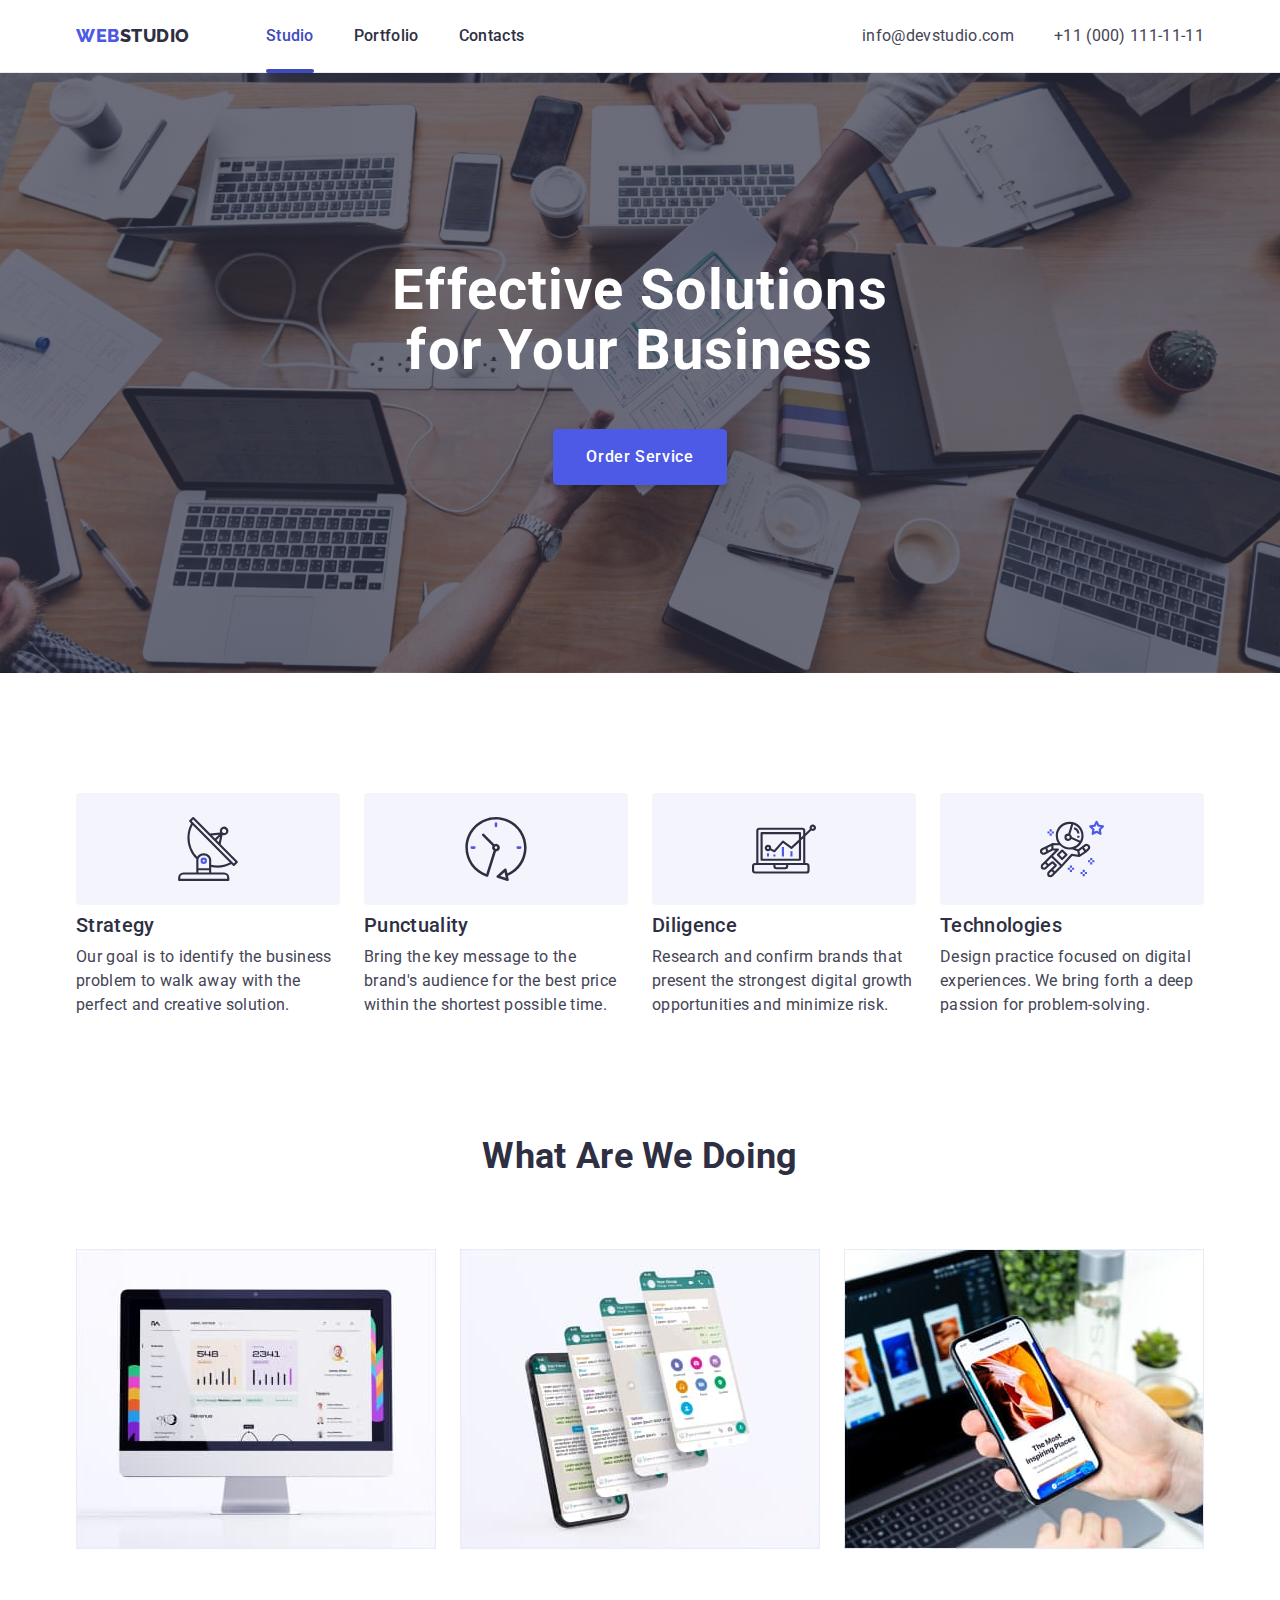
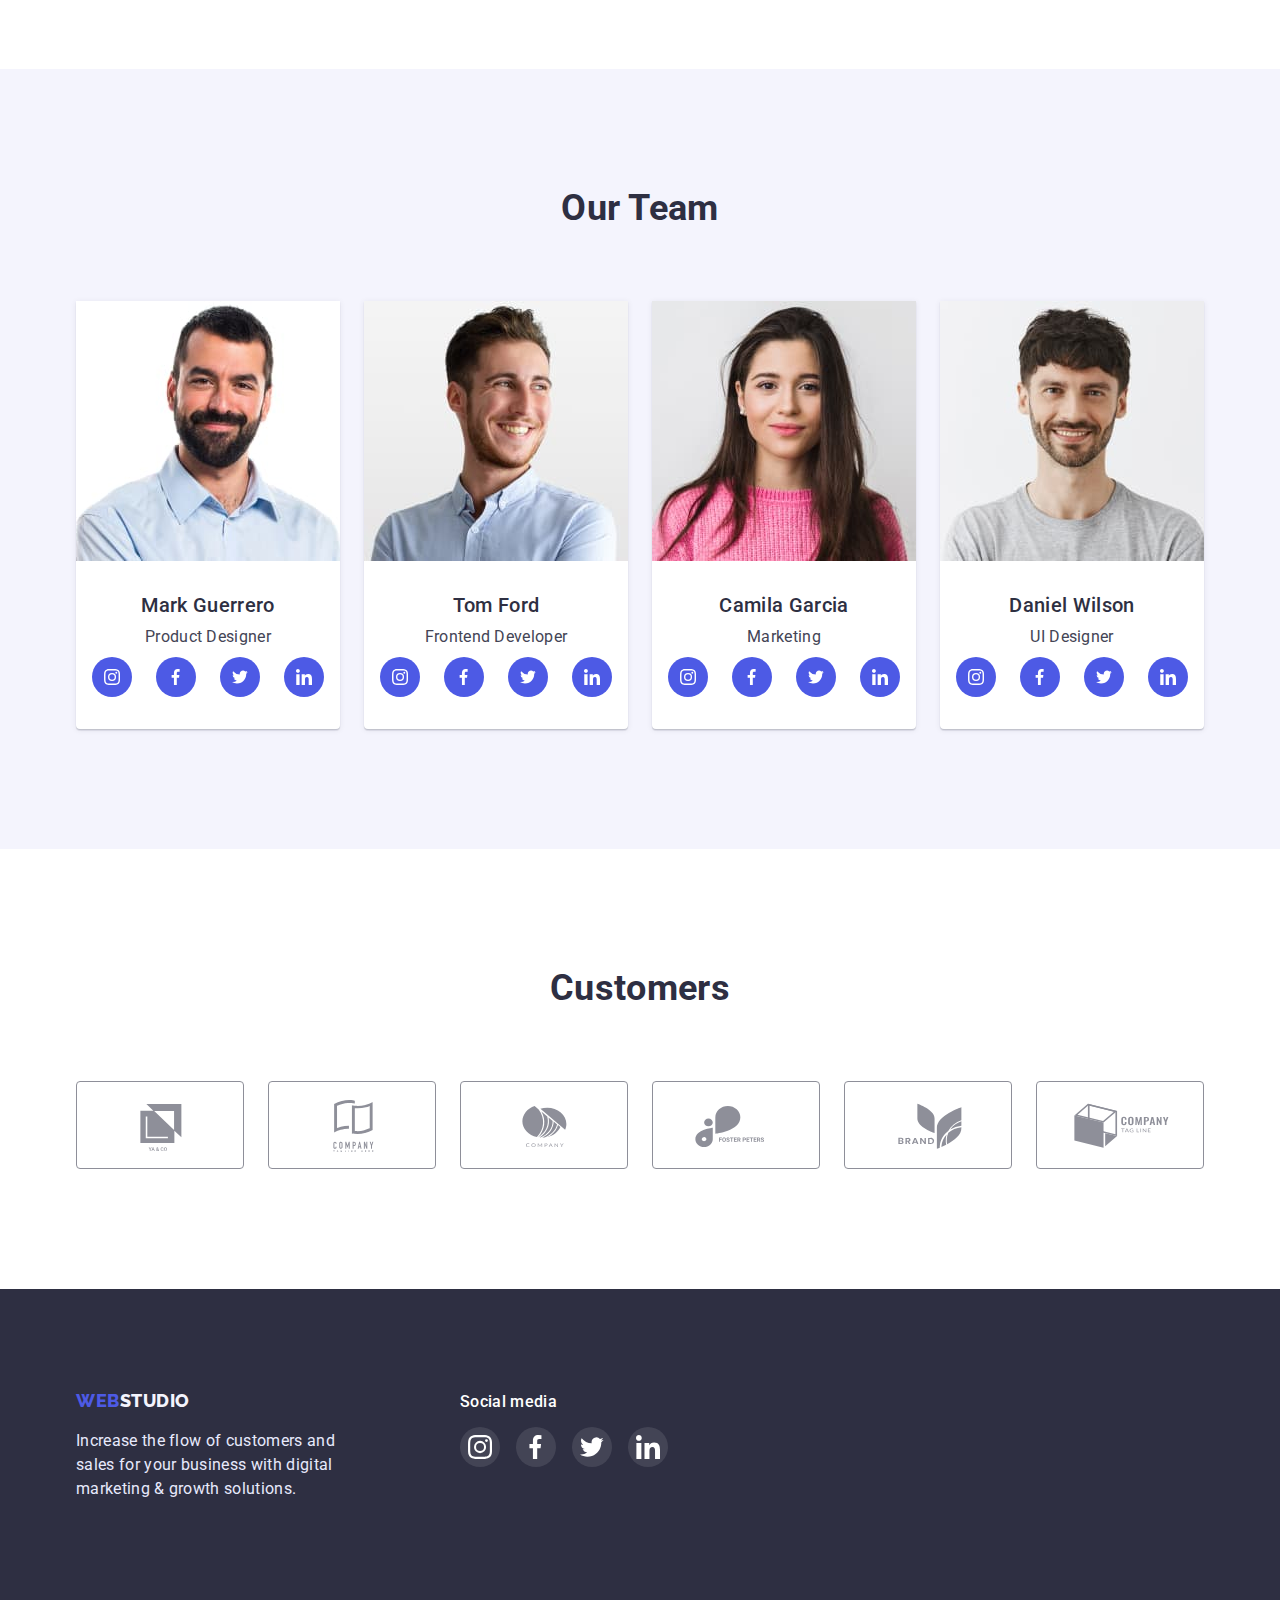
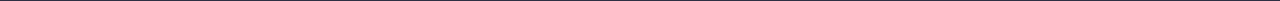
<file: index.html>
<!DOCTYPE html>
<html lang="en">
  <head>
    <meta charset="UTF-8" />
    <meta http-equiv="X-UA-Compatible" content="IE=edge" />
    <meta name="viewport" content="width=device-width, initial-scale=1.0" />
    <title>Document</title>
    <link rel="preconnect" href="https://fonts.googleapis.com" />
    <link rel="preconnect" href="https://fonts.gstatic.com" crossorigin />
    <link
      href="https://fonts.googleapis.com/css2?family=Raleway:wght@800&family=Roboto:wght@400;500;700;900&display=swap"
      rel="stylesheet"
    />
    <link
      rel="stylesheet"
      href="https://cdn.jsdelivr.net/npm/modern-normalize@1.1.0/modern-normalize.min.css"
    />
    <link rel="stylesheet" href="./css/styles.css" />
  </head>
  <body>
    <header class="header">
      <div class="container header-container">
        <nav class="header-navigation">
          <a class="logo link" href="./index.html"
            >Web<span class="header-logo">Studio</span></a
          >
          <ul class="header-list list">
            <li class="header-item">
              <a href="./index.html" class="header-link link current">Studio</a>
            </li>
            <li class="header-item">
              <a href="./portfolio.html" class="header-link link">Portfolio</a>
            </li>
            <li class="header-item">
              <a href="#" class="header-link link">Contacts</a>
            </li>
          </ul>
        </nav>

        <address class="header-adress">
          <ul class="header-adress-list list">
            <li class="header-adress-item">
              <a href="mailto:info@devstudio.com" class="header-contacts link"
                >info@devstudio.com</a
              >
            </li>
            <li class="header-adress-item">
              <a href="tel:+110001111111" class="header-contacts link"
                >+11 (000) 111-11-11</a
              >
            </li>
          </ul>
        </address>
      </div>
    </header>
    <main>
      <section class="hero">
        <div class="container hero-container">
          <h1 class="hero-title">
            Effective Solutions <br />
            for Your Business
          </h1>
          <button type="button" data-modal-open class="hero-btn btn">
            Order Service
          </button>
        </div>
      </section>

      <section class="feauters">
        <div class="container">
          <h2 class="visually-hidden">Our Feauters</h2>
          <ul class="feauters-list list">
            <li class="feauters-item">
              <div class="feauters-image">
                <svg class="feauters-icon">
                  <use href="./images/sprite.svg#icon-antenna-1-1"></use>
                </svg>
              </div>
              <h3 class="feauters-subtitle subtitle">Strategy</h3>
              <p class="feauters-desc desc">
                Our goal is to identify the business problem to walk away with
                the perfect and creative solution.
              </p>
            </li>
            <li>
              <div class="feauters-image">
                <svg class="feauters-icon">
                  <use href="./images/sprite.svg#icon-clock-1-1"></use>
                </svg>
              </div>
              <h3 class="feauters-subtitle subtitle">Punctuality</h3>
              <p class="feauters-desc desc">
                Bring the key message to the brand's audience for the best price
                within the shortest possible time.
              </p>
            </li>
            <li>
              <div class="feauters-image">
                <svg class="feauters-icon">
                  <use href="./images/sprite.svg#icon-diagram-1-1"></use>
                </svg>
              </div>
              <h3 class="feauters-subtitle subtitle">Diligence</h3>
              <p class="feauters-desc desc">
                Research and confirm brands that present the strongest digital
                growth opportunities and minimize risk.
              </p>
            </li>
            <li>
              <div class="feauters-image">
                <svg class="feauters-icon">
                  <use href="./images/sprite.svg#icon-astronaut-1-1"></use>
                </svg>
              </div>
              <h3 class="feauters-subtitle subtitle">Technologies</h3>
              <p class="feauters-desc desc">
                Design practice focused on digital experiences. We bring forth a
                deep passion for problem-solving.
              </p>
            </li>
          </ul>
        </div>
      </section>

      <section class="benefits">
        <div class="container">
          <h2 class="benefits-title title">What are we doing</h2>
          <ul class="benefits-list list">
            <li class="benefits-item">
              <img
                src="./images/monitor.jpg"
                alt=" Monitor image"
                width="360"
              />
            </li>
            <li class="benefits-item">
              <img
                src="./images/smartphone.jpg"
                alt=" Smartphone image"
                width="360"
              />
            </li>
            <li class="benefits-item">
              <img
                src="./images/laptop-and-telephone.jpg"
                alt="Laptop and smartphone"
                width="360"
              />
            </li>
          </ul>
        </div>
      </section>

      <section class="team">
        <div class="container">
          <h2 class="team-title title">Our Team</h2>
          <ul class="team-list list">
            <li class="team-item">
              <img src="./images/photo1.jpg" alt="Photo" width="264" />
              <h3 class="team-subtitle subtitle">Mark Guerrero</h3>
              <p class="team-desc desc">Product Designer</p>
              <ul class="team-soc-list list">
                <li class="team-soc-item">
                  <a href="" class="team-soc-link link">
                    <svg class="team-soc-icon" width="16" height="16">
                      <use href="./images/sprite.svg#icon-instagram"></use>
                    </svg>
                  </a>
                </li>
                <li class="team-soc-item">
                  <a href="" class="team-soc-link link">
                    <svg class="team-soc-icon" width="16" height="16">
                      <use href="./images/sprite.svg#icon-facebook"></use>
                    </svg>
                  </a>
                </li>
                <li class="team-soc-item">
                  <a href="" class="team-soc-link link">
                    <svg class="team-soc-icon" width="16" height="16">
                      <use href="./images/sprite.svg#icon-twitter"></use>
                    </svg>
                  </a>
                </li>
                <li class="team-soc-item">
                  <a href="" class="team-soc-link link">
                    <svg class="team-soc-icon" width="16" height="16">
                      <use href="./images/sprite.svg#icon-linkedin"></use>
                    </svg>
                  </a>
                </li>
              </ul>
            </li>
            <li class="team-item">
              <img src="./images/photo2.jpg" alt="Photo" width="264" />
              <h3 class="team-subtitle subtitle">Tom Ford</h3>
              <p class="team-desc desc">Frontend Developer</p>
              <ul class="team-soc-list list">
                <li class="team-soc-item">
                  <a href="" class="team-soc-link link">
                    <svg class="team-soc-icon" width="16" height="16">
                      <use href="./images/sprite.svg#icon-instagram"></use>
                    </svg>
                  </a>
                </li>
                <li class="team-soc-item">
                  <a href="" class="team-soc-link link">
                    <svg class="team-soc-icon" width="16" height="16">
                      <use href="./images/sprite.svg#icon-facebook"></use>
                    </svg>
                  </a>
                </li>
                <li class="team-soc-item">
                  <a href="" class="team-soc-link link">
                    <svg class="team-soc-icon" width="16" height="16">
                      <use href="./images/sprite.svg#icon-twitter"></use>
                    </svg>
                  </a>
                </li>
                <li class="team-soc-item">
                  <a href="" class="team-soc-link link">
                    <svg class="team-soc-icon" width="16" height="16">
                      <use href="./images/sprite.svg#icon-linkedin"></use>
                    </svg>
                  </a>
                </li>
              </ul>
            </li>
            <li class="team-item">
              <img src="./images/photo3.jpg" alt="Photo" width="264" />
              <h3 class="team-subtitle subtitle">Camila Garcia</h3>
              <p class="team-desc desc">Marketing</p>
              <ul class="team-soc-list list">
                <li class="team-soc-item">
                  <a href="" class="team-soc-link link">
                    <svg class="team-soc-icon" width="16" height="16">
                      <use href="./images/sprite.svg#icon-instagram"></use>
                    </svg>
                  </a>
                </li>
                <li class="team-soc-item">
                  <a href="" class="team-soc-link link">
                    <svg class="team-soc-icon" width="16" height="16">
                      <use href="./images/sprite.svg#icon-facebook"></use>
                    </svg>
                  </a>
                </li>
                <li class="team-soc-item">
                  <a href="" class="team-soc-link link">
                    <svg class="team-soc-icon" width="16" height="16">
                      <use href="./images/sprite.svg#icon-twitter"></use>
                    </svg>
                  </a>
                </li>
                <li class="team-soc-item">
                  <a href="" class="team-soc-link link">
                    <svg class="team-soc-icon" width="16" height="16">
                      <use href="./images/sprite.svg#icon-linkedin"></use>
                    </svg>
                  </a>
                </li>
              </ul>
            </li>
            <li class="team-item">
              <img src="./images/photo4.jpg" alt="Photo" width="264" />
              <h3 class="team-subtitle subtitle">Daniel Wilson</h3>
              <p class="team-desc desc">UI Designer</p>
              <ul class="team-soc-list list">
                <li class="team-soc-item">
                  <a href="" class="team-soc-link link">
                    <svg class="team-soc-icon" width="16" height="16">
                      <use href="./images/sprite.svg#icon-instagram"></use>
                    </svg>
                  </a>
                </li>
                <li class="team-soc-item">
                  <a href="" class="team-soc-link link">
                    <svg class="team-soc-icon" width="16" height="16">
                      <use href="./images/sprite.svg#icon-facebook"></use>
                    </svg>
                  </a>
                </li>
                <li class="team-soc-item">
                  <a href="" class="team-soc-link link">
                    <svg class="team-soc-icon" width="16" height="16">
                      <use href="./images/sprite.svg#icon-twitter"></use>
                    </svg>
                  </a>
                </li>
                <li class="team-soc-item">
                  <a href="" class="team-soc-link link">
                    <svg class="team-soc-icon" width="16" height="16">
                      <use href="./images/sprite.svg#icon-linkedin"></use>
                    </svg>
                  </a>
                </li>
              </ul>
            </li>
          </ul>
        </div>
      </section>
      <section class="customers">
        <div class="container">
          <h2 class="customers-title title">Customers</h2>
          <ul class="customers-list list">
            <li class="customers-item">
              <a href="" class="customers-link link">
                <svg class="customers-icon" width="104" height="56">
                  <use href="./images/sprite.svg#icon-logo-1"></use>
                </svg>
              </a>
            </li>
            <li class="customers-item">
              <a href="" class="customers-link link">
                <svg class="customers-icon" width="104" height="56">
                  <use href="./images/sprite.svg#icon-logo-2"></use>
                </svg>
              </a>
            </li>
            <li class="customers-item">
              <a href="" class="customers-link link">
                <svg class="customers-icon" width="104" height="56">
                  <use href="./images/sprite.svg#icon-logo-3"></use>
                </svg>
              </a>
            </li>
            <li class="customers-item">
              <a href="" class="customers-link link">
                <svg class="customers-icon" width="104" height="56">
                  <use href="./images/sprite.svg#icon-logo-4"></use>
                </svg>
              </a>
            </li>
            <li class="customers-item">
              <a href="" class="customers-link link">
                <svg class="customers-icon" width="104" height="56">
                  <use href="./images/sprite.svg#icon-logo-5"></use>
                </svg>
              </a>
            </li>
            <li class="customers-item">
              <a href="" class="customers-link link">
                <svg class="customers-icon" width="104" height="56">
                  <use href="./images/sprite.svg#icon-logo-6"></use>
                </svg>
              </a>
            </li>
          </ul>
        </div>
      </section>
    </main>

    <footer class="footer">
      <div class="container footer-wrap">
        <div class="footer-container">
          <a href="./index.html" class="logo link"
            >Web<span class="footer-logo">Studio</span></a
          >
          <p class="footer-desc desc">
            Increase the flow of customers and sales for your business with
            digital marketing & growth solutions.
          </p>
        </div>
        <div class="footer-container">
          <h3 class="footer-subtitle subtitle">Social media</h3>
          <ul class="footer-soc-list list">
            <li class="footer-soc-item">
              <a href="" class="footer-soc-link link">
                <svg class="footer-soc-icon" width="24" height="24">
                  <use href="./images/sprite.svg#icon-instagram"></use>
                </svg>
              </a>
            </li>
            <li class="footer-soc-item">
              <a href="" class="footer-soc-link link">
                <svg class="footer-soc-icon" width="24" height="24">
                  <use href="./images/sprite.svg#icon-facebook"></use>
                </svg>
              </a>
            </li>
            <li class="footer-soc-item">
              <a href="" class="footer-soc-link link">
                <svg class="footer-soc-icon" width="24" height="24">
                  <use href="./images/sprite.svg#icon-twitter"></use>
                </svg>
              </a>
            </li>
            <li class="footer-soc-item">
              <a href="" class="footer-soc-link link">
                <svg class="footer-soc-icon" width="24" height="24">
                  <use href="./images/sprite.svg#icon-linkedin"></use>
                </svg>
              </a>
            </li>
          </ul>
        </div>
      </div>
    </footer>
    <div data-modal class="backdrop is-hidden">
      <div class="modal">
        <button type="button" data-modal-close class="modal-close">
          <svg class="modal-close-button" width="8" height="8">
            <use href="./images/sprite.svg#icon-close-black"></use>
          </svg>
        </button>
      </div>
    </div>
    <script src="./js/modal.js"></script>
  </body>
</html>
</file>
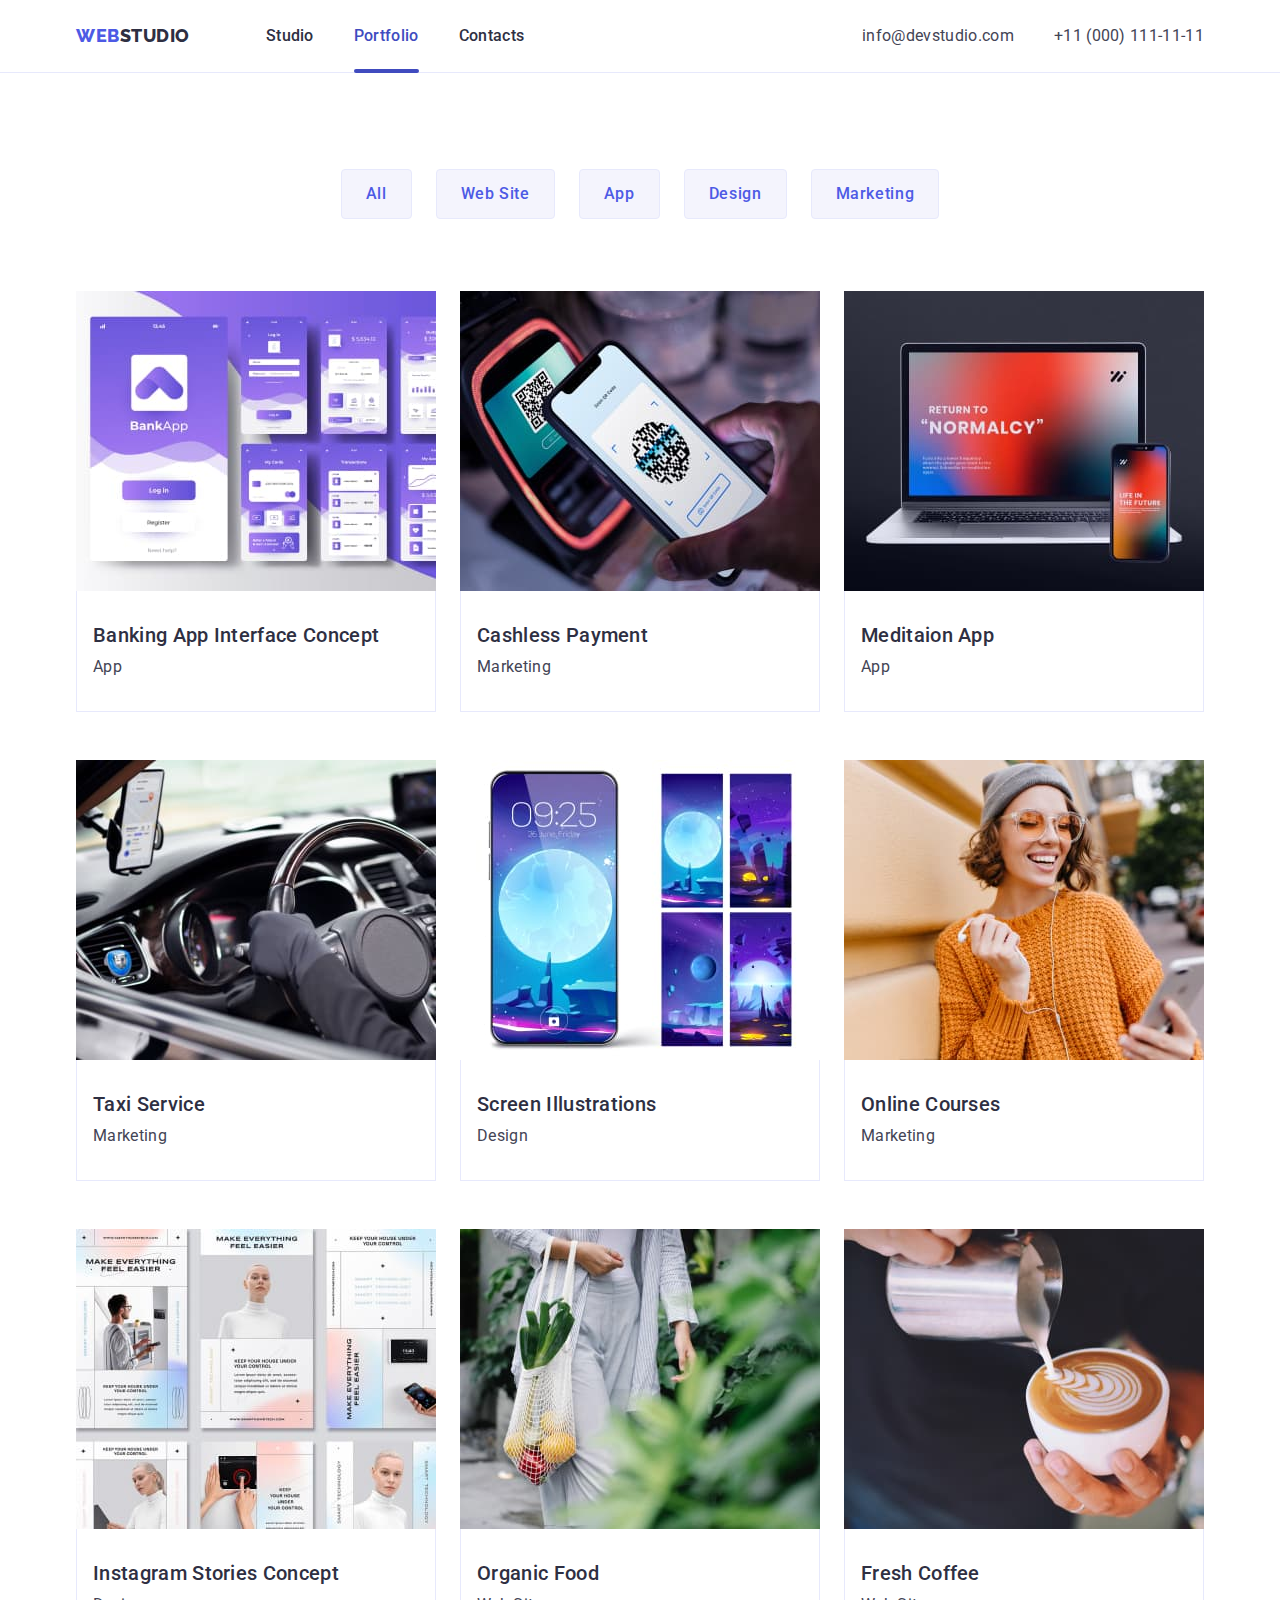
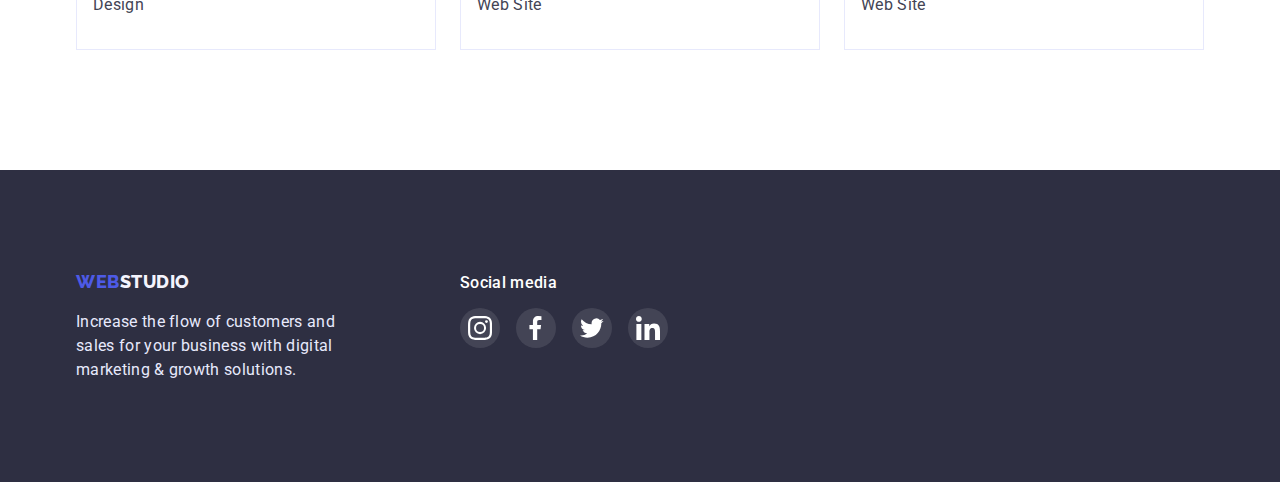
<file: portfolio.html>
<!DOCTYPE html>
<html lang="en">
  <head>
    <meta charset="UTF-8" />
    <meta http-equiv="X-UA-Compatible" content="IE=edge" />
    <meta name="viewport" content="width=device-width, initial-scale=1.0" />
    <title>Document</title>
    <link rel="preconnect" href="https://fonts.googleapis.com" />
    <link rel="preconnect" href="https://fonts.gstatic.com" crossorigin />
    <link
      href="https://fonts.googleapis.com/css2?family=Raleway:wght@800&family=Roboto:wght@400;500;700;900&display=swap"
      rel="stylesheet"
    />
    <link
      rel="stylesheet"
      href="https://cdn.jsdelivr.net/npm/modern-normalize@1.1.0/modern-normalize.min.css"
    />
    <link rel="stylesheet" href="./css/styles.css" />
  </head>
  <body>
    <header class="header">
      <div class="container header-container">
        <nav class="header-navigation">
          <a class="logo link" href="./index.html"
            >Web<span class="header-logo">Studio</span></a
          >

          <ul class="header-list list">
            <li class="header-item">
              <a href="./index.html" class="header-link link">Studio</a>
            </li>
            <li class="header-item">
              <a href="./portfolio.html" class="header-link link current"
                >Portfolio</a
              >
            </li>
            <li class="header-item">
              <a href="#" class="header-link link">Contacts</a>
            </li>
          </ul>
        </nav>

        <address class="header-adress">
          <ul class="header-adress-list list">
            <li class="header-adress-item">
              <a href="mailto:info@devstudio.com" class="header-contacts link"
                >info@devstudio.com</a
              >
            </li>
            <li class="header-adress-item">
              <a href="tel:+110001111111" class="header-contacts link"
                >+11 (000) 111-11-11</a
              >
            </li>
          </ul>
        </address>
      </div>
    </header>
    <main>
      <section class="portfolio">
        <div class="container">
          <h1 class="visually-hidden">Portfolio</h1>
          <ul class="portfolio-list-btn list">
            <li class="portfolio-item-btn">
              <button type="button" class="portfolio-btn btn">All</button>
            </li>
            <li class="portfolio-item-btn">
              <button type="button" class="portfolio-btn btn">Web Site</button>
            </li>
            <li class="portfolio-item-btn">
              <button type="button" class="portfolio-btn btn">App</button>
            </li>
            <li class="portfolio-item-btn">
              <button type="button" class="portfolio-btn btn">Design</button>
            </li>
            <li class="portfolio-item-btn">
              <button type="button" class="portfolio-btn btn">Marketing</button>
            </li>
          </ul>
          <ul class="portfolio-list list">
            <li class="portfolio-item">
              <a href="" class="portfolio-link link">
                <div class="portfolio-top-wrap">
                  <img
                    src="./images/banking-app.jpg"
                    alt="Banking app"
                    width="360"
                  />
                  <p class="portfolio-top-text">
                    14 Stylish and User-Friendly App Design Concepts · Task
                    Manager App · Calorie Tracker App · Exotic Fruit Ecommerce
                    App · Cloud Storage App
                  </p>
                </div>
                <div class="portfolio-border">
                  <h2 class="portfolio-subtitle subtitle">
                    Banking App Interface Concept
                  </h2>
                  <p class="portfolio-desc desc">App</p>
                </div>
              </a>
            </li>
            <li class="portfolio-item">
              <a href="" class="portfolio-link link">
                <div class="portfolio-top-wrap">
                  <img
                    src="./images/cashless-payment.jpg"
                    alt="Payment process"
                    width="360"
                  />
                  <p class="portfolio-top-text">
                    14 Stylish and User-Friendly App Design Concepts · Task
                    Manager App · Calorie Tracker App · Exotic Fruit Ecommerce
                    App · Cloud Storage App
                  </p>
                </div>
                <div class="portfolio-border">
                  <h2 class="portfolio-subtitle subtitle">Cashless Payment</h2>
                  <p class="portfolio-desc desc">Marketing</p>
                </div>
              </a>
            </li>
            <li class="portfolio-item">
              <a href="" class="portfolio-link link">
                <div class="portfolio-top-wrap">
                  <img
                    src="./images/meditaion-app.jpg"
                    alt="Laptop app"
                    width="360"
                  />
                  <p class="portfolio-top-text">
                    14 Stylish and User-Friendly App Design Concepts · Task
                    Manager App · Calorie Tracker App · Exotic Fruit Ecommerce
                    App · Cloud Storage App
                  </p>
                </div>
                <div class="portfolio-border">
                  <h2 class="portfolio-subtitle subtitle">Meditaion App</h2>
                  <p class="portfolio-desc desc">App</p>
                </div>
              </a>
            </li>
            <li class="portfolio-item">
              <a href="" class="portfolio-link link">
                <div class="portfolio-top-wrap">
                  <img
                    src="./images/taxi-service.jpg"
                    alt="Taxi car"
                    width="360"
                  />
                  <p class="portfolio-top-text">
                    14 Stylish and User-Friendly App Design Concepts · Task
                    Manager App · Calorie Tracker App · Exotic Fruit Ecommerce
                    App · Cloud Storage App
                  </p>
                </div>
                <div class="portfolio-border">
                  <h2 class="portfolio-subtitle subtitle">Taxi Service</h2>
                  <p class="portfolio-desc desc">Marketing</p>
                </div>
              </a>
            </li>
            <li class="portfolio-item">
              <a href="" class="portfolio-link link">
                <div class="portfolio-top-wrap">
                  <img
                    src="./images/screen-illustrations.jpg"
                    alt="Screenshots"
                    width="360"
                  />
                  <p class="portfolio-top-text">
                    14 Stylish and User-Friendly App Design Concepts · Task
                    Manager App · Calorie Tracker App · Exotic Fruit Ecommerce
                    App · Cloud Storage App
                  </p>
                </div>
                <div class="portfolio-border">
                  <h2 class="portfolio-subtitle subtitle">
                    Screen Illustrations
                  </h2>
                  <p class="portfolio-desc desc">Design</p>
                </div>
              </a>
            </li>
            <li class="portfolio-item">
              <a href="" class="portfolio-link link">
                <div class="portfolio-top-wrap">
                  <img
                    src="./images/online-courses.jpg"
                    alt="Smiling girl"
                    width="360"
                  />
                  <p class="portfolio-top-text">
                    14 Stylish and User-Friendly App Design Concepts · Task
                    Manager App · Calorie Tracker App · Exotic Fruit Ecommerce
                    App · Cloud Storage App
                  </p>
                </div>
                <div class="portfolio-border">
                  <h2 class="portfolio-subtitle subtitle">Online Courses</h2>
                  <p class="portfolio-desc desc">Marketing</p>
                </div>
              </a>
            </li>
            <li class="portfolio-item">
              <a href="" class="portfolio-link link">
                <div class="portfolio-top-wrap">
                  <img
                    src="./images/instagram-stories.jpg"
                    alt="Screenshots of stories"
                    width="360"
                  />
                  <p class="portfolio-top-text">
                    14 Stylish and User-Friendly App Design Concepts · Task
                    Manager App · Calorie Tracker App · Exotic Fruit Ecommerce
                    App · Cloud Storage App
                  </p>
                </div>
                <div class="portfolio-border">
                  <h2 class="portfolio-subtitle subtitle">
                    Instagram Stories Concept
                  </h2>
                  <p class="portfolio-desc desc">Design</p>
                </div>
              </a>
            </li>
            <li class="portfolio-item">
              <a href="" class="portfolio-link link">
                <div class="portfolio-top-wrap">
                  <img
                    src="./images/organic-food.jpg"
                    alt="Fruits and vegetables"
                    width="360"
                  />
                  <p class="portfolio-top-text">
                    14 Stylish and User-Friendly App Design Concepts · Task
                    Manager App · Calorie Tracker App · Exotic Fruit Ecommerce
                    App · Cloud Storage App
                  </p>
                </div>
                <div class="portfolio-border">
                  <h2 class="portfolio-subtitle subtitle">Organic Food</h2>
                  <p class="portfolio-desc desc">Web Site</p>
                </div>
              </a>
            </li>
            <li class="portfolio-item">
              <a href="" class="portfolio-link link">
                <div class="portfolio-top-wrap">
                  <img
                    src="./images/fresh-coffee.jpg"
                    alt="A cap of coffee"
                    width="360"
                  />
                  <p class="portfolio-top-text">
                    14 Stylish and User-Friendly App Design Concepts · Task
                    Manager App · Calorie Tracker App · Exotic Fruit Ecommerce
                    App · Cloud Storage App
                  </p>
                </div>
                <div class="portfolio-border">
                  <h2 class="portfolio-subtitle subtitle">Fresh Coffee</h2>
                  <p class="portfolio-desc desc">Web Site</p>
                </div>
              </a>
            </li>
          </ul>
        </div>
      </section>
    </main>
    <footer class="footer">
      <div class="container footer-wrap">
        <div class="footer-container">
          <a href="./index.html" class="logo link"
            >Web<span class="footer-logo">Studio</span></a
          >
          <p class="footer-desc desc">
            Increase the flow of customers and sales for your business with
            digital marketing & growth solutions.
          </p>
        </div>
        <div class="footer-container">
          <h3 class="footer-subtitle subtitle">Social media</h3>
          <ul class="footer-soc-list list">
            <li class="footer-soc-item">
              <a href="" class="footer-soc-link link">
                <svg class="footer-soc-icon" width="24" height="24">
                  <use href="./images/sprite.svg#icon-instagram"></use>
                </svg>
              </a>
            </li>
            <li class="footer-soc-item">
              <a href="" class="footer-soc-link link">
                <svg class="footer-soc-icon" width="24" height="24">
                  <use href="./images/sprite.svg#icon-facebook"></use>
                </svg>
              </a>
            </li>
            <li class="footer-soc-item">
              <a href="" class="footer-soc-link link">
                <svg class="footer-soc-icon" width="24" height="24">
                  <use href="./images/sprite.svg#icon-twitter"></use>
                </svg>
              </a>
            </li>
            <li class="footer-soc-item">
              <a href="" class="footer-soc-link link">
                <svg class="footer-soc-icon" width="24" height="24">
                  <use href="./images/sprite.svg#icon-linkedin"></use>
                </svg>
              </a>
            </li>
          </ul>
        </div>
      </div>
    </footer>
  </body>
</html>
</file>
<file: css/styles.css>
:root {
  --main-color: #2e2f42;
  --desc-color: #434455;
  --main-violet-color: #4d5ae5;
  --white-color: #ffffff;
  --hover-focus-color: #404bbf;
  --footer-desc-color: #e7e9fc;
  --background-color: #f4f4fd;
  --customers-icons-color: #8e8f99;
  --green-color: #31d0aa;
}
h1,
h2,
h3,
h4,
p {
  margin-top: 0;
  margin-bottom: 0;
}
ul,
ol {
  margin-top: 0;
  margin-bottom: 0;
  padding-left: 0;
}
img {
  display: block;
}
body {
  font-family: "roboto", sans-serif;
  color: var(--main-color);
  background-color: var(--white-color);
  font-weight: 400;
  letter-spacing: 0.02em;
}
.container {
  max-width: 1158px;
  padding: 0 15px;
  margin: 0 auto;
}
.list {
  list-style: none;
}
.link {
  text-decoration: none;
}
.title {
  font-weight: 700;
  font-size: 36px;
  line-height: 1.11;
  text-transform: capitalize;
}
.subtitle {
  font-weight: 500;
  font-size: 20px;
  line-height: 1.2;
}
.desc {
  font-size: 16px;
  line-height: 1.5;
  color: var(--desc-color);
}
.btn {
  font-weight: 500;
  font-family: inherit;
  font-size: 16px;
  line-height: 1.5;
  letter-spacing: 0.04em;
  cursor: pointer;
}
/* -------------HEADER--------------- */
.header {
  border-bottom: 1px solid #e7e9fc;
}
.header-container {
  display: flex;
  align-items: center;
}
.header-navigation {
  display: flex;
  align-items: center;
  margin-right: auto;
}

.visually-hidden {
  white-space: nowrap;
  position: absolute;
  height: 1px;
  overflow: hidden;
  border: 0;
  padding: 0;
  clip: rect(0 0 0 0);
  clip-path: inset(50%);
  margin: -1px;
  width: 1px;
}

.logo {
  font-weight: 800;
  font-size: 18px;
  line-height: 1.33;
  letter-spacing: 0.03em;
  text-transform: uppercase;
  color: var(--main-violet-color);
  font-family: "Raleway", sans-serif;
}
.header-logo {
  color: var(--main-color);
}
.header-list {
  margin-left: 76px;
  display: flex;
  gap: 40px;
}
.header-item {
}
.header-link {
  font-weight: 500;
  display: block;
  font-size: 16px;
  line-height: 1.5;
  color: var(--main-color);
  padding-top: 24px;
  padding-bottom: 24px;
  transition: color 250ms cubic-bezier(0.4, 0, 0.2, 1);
}
.current {
  position: relative;
  color: var(--hover-focus-color);
}
.current::after {
  content: "";
  position: absolute;
  left: 0;
  bottom: -1px;
  width: 100%;
  height: 4px;
  border-radius: 2px;
  background-color: var(--hover-focus-color);
}
.header-link:hover,
.header-link:focus {
  color: var(--hover-focus-color);
}
.header-adress {
}
.header-adress-list {
  display: flex;
  gap: 40px;
}
.header-adress-item {
}
.header-contacts {
  font-size: 16px;
  line-height: 1.5;
  letter-spacing: 0.02em;
  color: var(--desc-color);
  font-style: normal;
  transition: color 250ms cubic-bezier(0.4, 0, 0.2, 1);
}
.header-contacts:hover,
.header-contacts:focus {
  color: var(--hover-focus-color);
}
/* -------------HERO--------------- */
.hero {
  background-color: var(--main-color);
  padding-top: 188px;
  padding-bottom: 188px;
  background-image: linear-gradient(
      rgba(46, 47, 66, 0.7),
      rgba(46, 47, 66, 0.7)
    ),
    url(../images/hero-image.jpg);
  max-width: 1440px;
  margin: auto;
  background-repeat: no-repeat;
  background-position: center;
  background-size: cover;
}
.hero-container {
}

.hero-title {
  font-size: 56px;
  line-height: 1.07;
  letter-spacing: 0.02em;
  color: var(--white-color);
  font-weight: 700;
  margin-bottom: 48px;
  text-align: center;
}
.hero-btn {
  min-width: 169px;
  height: 56px;
  background-color: var(--main-violet-color);
  color: var(--white-color);
  box-shadow: 0px 4px 4px rgba(0, 0, 0, 0.15);
  border-radius: 4px;
  border: 1px solid var(--main-violet-color);
  display: flex;
  margin: 0 auto;
  align-items: center;
  padding: 16px 32px;
  transition: background-color 250ms cubic-bezier(0.4, 0, 0.2, 1),
    border-color 250ms cubic-bezier(0.4, 0, 0.2, 1);
}

.hero-btn:hover,
.hero-btn:focus {
  background-color: var(--hover-focus-color);
  border-color: var(--hover-focus-color);
}
/* -------------FEAUTERS--------------- */
.feauters {
  padding-top: 120px;
  padding-bottom: 120px;
}
.feauters-list {
  display: flex;
  gap: 24px;
  flex-basis: calc((100% - 72px) / 4);
}
.feauters-image {
  display: flex;
  width: 264px;
  height: 112px;
  background-color: var(--background-color);
  border-radius: 4px;
  align-items: center;
  justify-content: center;
}
.feauters-icon {
  width: 64px;
  height: 64px;
}
.feauters-item {
}
.feauters-subtitle {
  margin-top: 8px;
  margin-bottom: 8px;
}
.feauters-desc {
}
/* -------------BENEFITS--------------- */
.benefits {
  padding-bottom: 120px;
}
.benefits-title {
  margin-bottom: 72px;
  text-align: center;
}
.benefits-list {
  display: flex;
  gap: 24px;
}
.benefits-item {
  width: calc((100%-48px) / 3);
}
/* -------------TEAM--------------- */
.team {
  background-color: var(--background-color);
  padding-top: 120px;
  padding-bottom: 120px;
}
.team-list {
  display: flex;
  gap: 24px;
}
.team-item {
  background-color: var(--white-color);
  box-shadow: 0px 1px 6px rgba(46, 47, 66, 0.08),
    0px 1px 1px rgba(46, 47, 66, 0.16), 0px 2px 1px rgba(46, 47, 66, 0.08);
  border-radius: 0px 0px 4px 4px;
  width: calc((100% - 72px) / 4);
}
.team-title {
  margin-bottom: 72px;
  text-align: center;
}
.team-subtitle {
  margin-top: 32px;
  text-align: center;
  margin-bottom: 8px;
}
.team-desc {
  text-align: center;
}
.team-soc-list {
  display: flex;
  justify-content: center;
  gap: 24px;
  padding-top: 8px;
  padding-bottom: 32px;
}
.team-soc-item {
  width: 40px;
  height: 40px;
}
.team-soc-link {
  width: 100%;
  height: 100%;
  background-color: var(--main-violet-color);
  display: flex;
  align-items: center;
  justify-content: center;
  border-radius: 50%;
  transition: background-color 250ms cubic-bezier(0.4, 0, 0.2, 1);
}
.team-soc-link:is(:hover, :focus) {
  background-color: var(--hover-focus-color);
}
.team-soc-icon {
  fill: var(--white-color);
}
/* -------------CUSTOMERS--------------- */
.customers {
  padding-top: 120px;
  padding-bottom: 120px;
}
.customers-title {
  text-align: center;
  margin-bottom: 72px;
}
.customers-list {
  display: flex;
  gap: 24px;
}
.customers-item {
  width: calc((100% - 120px) / 5);
  height: 88px;
}

.customers-link {
  display: flex;
  width: 100%;
  height: 100%;
  align-items: center;
  justify-content: center;
  border: 1px solid var(--customers-icons-color);
  border-radius: 4px;
  color: var(--customers-icons-color);
  transition: color 250ms cubic-bezier(0.4, 0, 0.2, 1);
}
.customers-link:is(:hover, :focus) {
  border-color: var(--hover-focus-color);
  color: var(--hover-focus-color);
}
.customers-icon {
  fill: currentColor;
}
.customers-icon:is(:hover, :focus) {
  fill: var(--hover-focus-color);
}
/* -------------FOOTER--------------- */
.footer {
  background-color: var(--main-color);
  padding-top: 100px;
  padding-bottom: 100px;
}
.footer-wrap {
  display: flex;
  align-items: baseline;
  gap: 120px;
}
.footer-container {
}
.footer-logo {
  color: var(--background-color);
}
.footer-desc {
  margin-top: 16px;
  color: var(--footer-desc-color);
  max-width: 264px;
}
.footer-subtitle {
  font-size: 16px;
  color: var(--white-color);
  margin-bottom: 16px;
}
.footer-soc-list {
  display: flex;
  gap: 16px;
}
.footer-soc-item {
  width: 40px;
  height: 40px;
}
.footer-soc-link {
  width: 100%;
  height: 100%;
  background-color: rgba(255, 255, 255, 0.1);
  display: flex;
  align-items: center;
  justify-content: center;
  border-radius: 50%;
  transition: background-color 250ms cubic-bezier(0.4, 0, 0.2, 1);
}
.footer-soc-link:is(:hover, :focus) {
  background-color: var(--green-color);
}
.footer-soc-icon {
  fill: var(--white-color);
}
/* -------------PORTFOLIO--------------- */
.portfolio {
  padding-top: 96px;
  padding-bottom: 120px;
}
.portfolio-list-btn {
  display: flex;
  gap: 24px;
  margin-bottom: 72px;
  justify-content: center;
}
.portfolio-item-btn {
}
.portfolio-btn {
  background: var(--background-color);
  color: var(--main-violet-color);
  border: 1px solid var(--footer-desc-color);
  border-radius: 4px;
  padding: 12px 24px;
  align-items: center;
  transition: background-color 250ms cubic-bezier(0.4, 0, 0.2, 1),
    color 250ms cubic-bezier(0.4, 0, 0.2, 1);
}
.portfolio-btn:focus,
.portfolio-btn:hover {
  background: var(--hover-focus-color);
  color: var(--white-color);
}
.portfolio-list {
  display: flex;
  flex-wrap: wrap;
  column-gap: 24px;
  row-gap: 48px;
}
.portfolio-item {
  width: calc((100% - 48px) / 3);
}
.portfolio-link {
  display: block;
}
.portfolio-link:hover .portfolio-top-text {
  transform: translateY(0);
}
.portfolio-link:hover,
.portfolio-link:focus {
  box-shadow: 0px 1px 6px rgba(46, 47, 66, 0.08),
    0px 1px 1px rgba(46, 47, 66, 0.16), 0px 2px 1px rgba(46, 47, 66, 0.08);
}
.portfolio-top-wrap {
  position: relative;
  overflow: hidden;
}
.portfolio-top-text {
  position: absolute;
  top: 0;
  font-size: 16px;
  line-height: 1.5;
  letter-spacing: 0.02em;
  color: var(--background-color);
  background-color: var(--main-violet-color);
  padding: 40px 32px;
  height: 100%;
  transform: translateY(100%);
  transition: transform 250ms cubic-bezier(0.4, 0, 0.2, 1);
  overflow: auto;
}
.portfolio-border {
  border-right: 1px solid var(--footer-desc-color);
  border-bottom: 1px solid var(--footer-desc-color);
  border-left: 1px solid var(--footer-desc-color);
}
.portfolio-subtitle {
  padding-top: 32px;
  padding-left: 16px;
  padding-bottom: 8px;
  color: var(--main-color);
}
.portfolio-desc {
  margin-left: 16px;
  margin-bottom: 32px;
}
/* -------------MODAL--------------- */
.backdrop {
  position: fixed;
  top: 0;
  width: 100%;
  height: 100%;
  background: rgba(46, 47, 66, 0.4);
  transition: opacity 250ms cubic-bezier(0.4, 0, 0.2, 1),
    visibility 250ms cubic-bezier(0.4, 0, 0.2, 1);
}
.is-hidden {
  opacity: 0;
  visibility: none;
  pointer-events: none;
}
.modal {
  position: absolute;
  top: 50%;
  left: 50%;
  transform: translate(-50%, -50%) scale(1) rotate(0);
  width: 408px;
  min-height: 576px;
  background-color: #fcfcfc;
  border-radius: 4px;
  padding: 24px;
  transition: transform 250ms cubic-bezier(0.4, 0, 0.2, 1);
}
.backdrop.is-hidden .modal {
  transform: translate(-50%, -50%) scale(0) rotate(-360deg);
}
.modal-close {
  width: 24px;
  height: 24px;
  background: #e7e9fc;
  border: 1px solid rgba(0, 0, 0, 0.1);
  border-radius: 50px;
  display: block;
  margin-left: auto;
  cursor: pointer;
}
</file>
